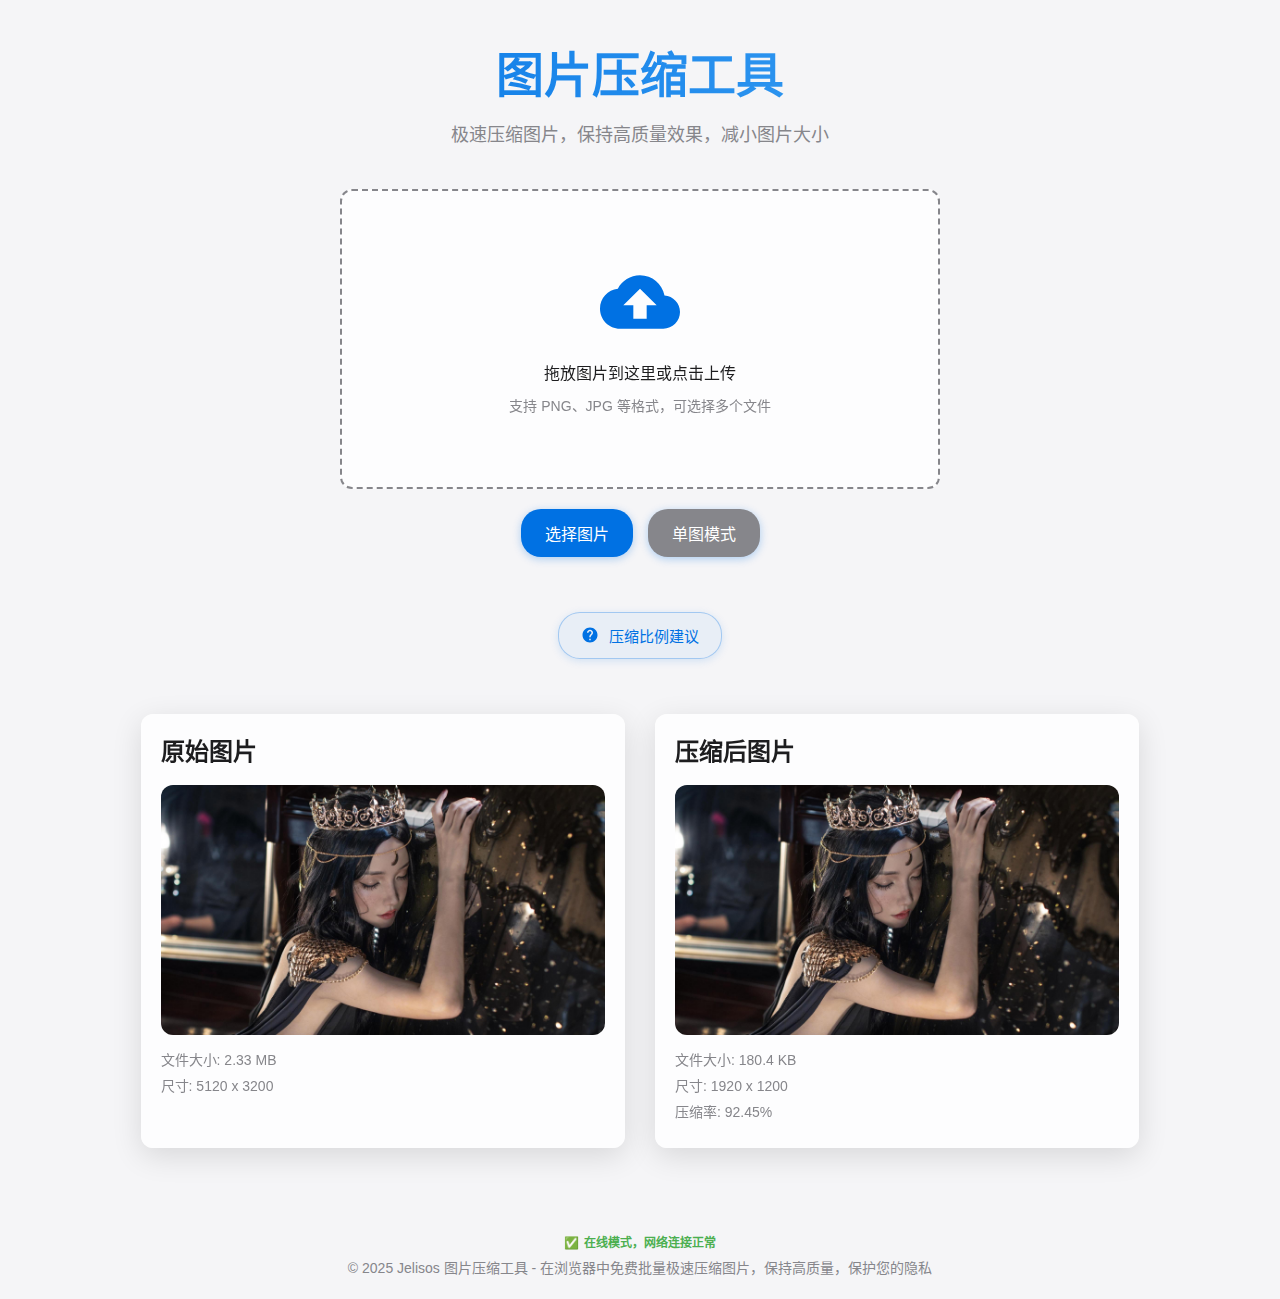
<file: index.html>
<!DOCTYPE html>
<html lang="zh-CN">
<head>
    <meta charset="UTF-8">
    <meta name="viewport" content="width=device-width, initial-scale=1.0">
    
    <!-- SEO 优化的标题 -->
    <title>Jelisos - 免费批量图片压缩工具 | 极速高质量压缩</title>
    
    <!-- 添加描述标签 -->
    <meta name="description" content="Jelisos 提供免费批量图片压缩服务，极速处理，保持高质量效果。在浏览器中压缩图片，保护隐私，无需上传至服务器。">
    
    <!-- 添加关键词标签 -->
    <meta name="keywords" content="Jelisos, 免费图片压缩, 批量图片处理, 极速压缩, 高质量压缩, 在线图片工具, 图片优化">
    
    <!-- 添加作者标签 -->
    <meta name="author" content="Jelisos">
    
    <!-- Open Graph 标签(社交媒体分享优化) -->
    <meta property="og:title" content="Jelisos - 免费批量图片压缩工具 | 极速高质量压缩">
    <meta property="og:description" content="Jelisos 提供免费批量图片压缩服务，极速处理，保持高质量效果。在浏览器中压缩图片，保护隐私。">
    <meta property="og:url" content="https://jelisos.github.io/image-compression-tool/">
    <meta property="og:type" content="website">
    
    <link rel="stylesheet" href="styles.css">
    <link rel="stylesheet" href="share.css">
    
    <!-- 添加网站图标 -->
    <link rel="icon" type="image/png" href="icons/favicon.png">
    <link rel="canonical" href="https://jelisos.github.io/image-compression-tool/">
    
    <!-- 添加Web App清单引用 -->
    <link rel="manifest" href="manifest.json">
    
    <!-- 添加iOS支持的元标签 -->
    <meta name="apple-mobile-web-app-capable" content="yes">
    <meta name="apple-mobile-web-app-status-bar-style" content="black">
    <meta name="apple-mobile-web-app-title" content="图片压缩">
    <link rel="apple-touch-icon" href="icons/icon-152x152.png">
    
    <!-- 添加Windows磁贴支持 -->
    <meta name="msapplication-TileImage" content="icons/icon-144x144.png">
    <meta name="msapplication-TileColor" content="#4a90e2">

    <!-- PWA相关元标签 -->
    <link rel="manifest" href="manifest.json">
    <meta name="theme-color" content="#4a90e2">
    <meta name="mobile-web-app-capable" content="yes">
    <meta name="apple-mobile-web-app-capable" content="yes">
    <meta name="apple-mobile-web-app-status-bar-style" content="black">
    <meta name="apple-mobile-web-app-title" content="图片压缩">
    <link rel="apple-touch-icon" href="./icons/icon-152x152.png">
    
    <!-- 关键 CSS（内联） -->
    <style>
        /* 这里放置关键路径 CSS，保持页面初始渲染不闪烁 */
        body {
            font-family: 'PingFang SC', 'Microsoft YaHei', sans-serif;
            background-color: #f5f7fa;
            margin: 0;
            padding: 0;
        }
        .container {
            max-width: 1200px;
            margin: 0 auto;
            padding: 20px;
        }
        .header {
            text-align: center;
            margin-bottom: 2rem;
        }
    </style>
    
    <!-- 预加载重要资源 -->
    <link rel="preload" href="styles.css" as="style">
    <link rel="preload" href="libs/browser-image-compression.min.js" as="script">
    
    <!-- 延迟加载非关键 CSS -->
    <link rel="stylesheet" href="styles.css" media="print" onload="this.media='all'">
    <link rel="stylesheet" href="share.css" media="print" onload="this.media='all'">
    
    <!-- 备用方案，确保 CSS 会被加载 -->
    <noscript>
        <link rel="stylesheet" href="styles.css">
        <link rel="stylesheet" href="share.css">
    </noscript>
    
    <!-- 网络状态监控脚本 -->
    <script src="network-status.js" defer></script>
    
    <!-- PWA浏览器兼容性增强脚本 -->
    <script src="pwa-browser-compatibility.js" defer></script>
</head>
<body>
    <div class="container">
        <!-- 顶部标题区域优化 -->
        <header class="header">
            <h1>图片压缩工具</h1>
            <p>极速压缩图片，保持高质量效果，减小图片大小</p>
        </header>



        <!-- 主要内容区域 -->
        <main class="main-content">
            <!-- 上传区域 -->
            <div class="upload-section" id="upload-section">
                <div class="upload-area" id="upload-area">
                    <svg class="upload-icon" id="upload-icon" width="80" height="80" viewBox="0 0 24 24">
                        <use xlink:href="#icon-upload"></use>
                    </svg>
                    <p>拖放图片到这里或点击上传</p>
                    <p class="upload-hint">支持 PNG、JPG 等格式，可选择多个文件</p>
                    <input type="file" id="file-input" accept="image/*" multiple hidden>
                </div>
                <div class="button-group">
                    <button class="upload-button" id="upload-button">选择图片</button>
                    <button class="upload-button batch-mode-button" id="batch-mode-toggle">单图模式</button>
                </div>
            </div>
            
            <!-- 压缩比例建议按钮 -->
            <div class="tips-button-container">
                <button class="tips-button" id="compression-tips-button">
                    <svg class="tips-icon" width="16" height="16" viewBox="0 0 24 24"><use xlink:href="#icon-tips"></use></svg>
                    压缩比例建议
                </button>
            </div>

            <!-- 图片预览和压缩区域 -->
            <div class="preview-section" id="preview-section" hidden>
                <!-- 原图预览 -->
                <div class="preview-container">
                    <h2>原始图片</h2>
                    <div class="image-preview">
                        <img id="original-image" src="placeholder-image.svg" data-src="https://jelisos.github.io/image-compression-tool/bgz02.jpg" alt="原始图片">
                    </div>
                    <div class="image-info">
                        <p>文件大小: <span id="original-size">2.33 MB</span></p>
                        <p>尺寸: <span id="original-dimensions">5120 x 3200</span></p>
                    </div>
                </div>

                <!-- 压缩图片预览 -->
                <div class="preview-container">
                    <h2>压缩后图片</h2>
                    <div class="image-preview">
                        <img id="compressed-image" src="placeholder-image.svg" data-src="https://jelisos.github.io/image-compression-tool/bgz02.jpg" alt="压缩后图片">
                    </div>
                    <div class="image-info">
                        <p>文件大小: <span id="compressed-size">180.4 KB</span></p>
                        <p>尺寸: <span id="compressed-dimensions">1920 x 1200</span></p>
                        <p>压缩率: <span id="compression-ratio">92.45%</span></p>
                    </div>
                </div>
            </div>

            <!-- 压缩控制区域 -->
            <div class="compression-controls" id="compression-controls" hidden>
                <div class="slider-container">
                    <label for="quality-slider">压缩质量:</label>
                    <input type="range" id="quality-slider" min="0" max="100" value="75" class="slider">
                    <span id="quality-value">75%</span>
                </div>
                <div class="buttons-container">
                    <button id="compress-button" class="primary-button">压缩图片</button>
                    <button id="download-button" class="secondary-button" disabled>下载压缩图片</button>
                    <button id="download-all-button" class="secondary-button" disabled>批量下载</button>
                    <button id="share-button" class="share-button" disabled>
                        <svg class="share-icon" width="18" height="18" viewBox="0 0 24 24">
                            <path d="M18 16.08c-.76 0-1.44.3-1.96.77L8.91 12.7c.05-.23.09-.46.09-.7s-.04-.47-.09-.7l7.05-4.11c.54.5 1.25.81 2.04.81 1.66 0 3-1.34 3-3s-1.34-3-3-3-3 1.34-3 3c0 .24.04.47.09.7L8.04 9.81C7.5 9.31 6.79 9 6 9c-1.66 0-3 1.34-3 3s1.34 3 3 3c.79 0 1.5-.31 2.04-.81l7.12 4.16c-.05.21-.08.43-.08.65 0 1.61 1.31 2.92 2.92 2.92 1.61 0 2.92-1.31 2.92-2.92s-1.31-2.92-2.92-2.92z"/>
                        </svg>
                        分享
                    </button>
                    <button id="reset-button" class="tertiary-button">重新上传</button>
                    <button id="manual-install-button" class="pwa-manual-install-button">
                        <svg width="20" height="20" viewBox="0 0 24 24" fill="currentColor">
                            <path d="M18 15v3H6v-3H4v3c0 1.1.9 2 2 2h12c1.1 0 2-.9 2-2v-3h-2zM12 3L7 8h4v8h2V8h4L12 3z"/>
                        </svg>
                        安装为应用
                    </button>
                </div>
            </div>
            
            <!-- 批量处理区域 -->
            <div class="batch-processing-section" id="batch-processing-section" hidden>
                <h2>批量处理队列</h2>
                <div class="batch-progress">
                    <div class="progress-bar-container">
                        <div class="progress-bar" id="batch-progress-bar"></div>
                    </div>
                    <div class="progress-info">
                        <span id="processed-count">0</span>/<span id="total-count">0</span> 已处理
                    </div>
                </div>
                <div class="batch-list" id="batch-list">
                    <!-- 批量处理的图片列表将在这里动态生成 -->
                </div>
            </div>
        </main>

        <!-- 压缩比例建议模态窗口 -->
        <div id="compression-tips-modal" class="modal">
            <div class="modal-content">
                <div class="modal-header">
                    <h2>压缩比例建议</h2>
                    <span class="close-modal">&times;</span>
                </div>
                <div class="modal-body">
                    <div class="tips-section">
                        <h3>照片类图片</h3>
                        <ul>
                            <li><strong>网站展示</strong>：60-80%质量，平衡视觉效果和加载速度</li>
                            <li><strong>社交媒体分享</strong>：70-85%质量，保持较好的视觉效果</li>
                            <li><strong>存档备份</strong>：85-95%质量，保留更多细节</li>
                        </ul>
                    </div>
                    
                    <div class="tips-section">
                        <h3>图表/UI元素</h3>
                        <ul>
                            <li><strong>简单图形和UI元素</strong>：50-70%质量，通常效果变化不明显</li>
                            <li><strong>复杂图表和信息图</strong>：75-85%质量，确保文字和细节清晰</li>
                        </ul>
                    </div>
                    
                    <div class="tips-section">
                        <h3>艺术作品/摄影作品</h3>
                        <ul>
                            <li><strong>作品展示</strong>：80-90%质量，保持艺术细节和色彩还原</li>
                            <li><strong>缩略图</strong>：40-60%质量，仅用于预览</li>
                        </ul>
                    </div>
                    
                    <div class="tips-section">
                        <h3>保真阈值指南</h3>
                        <ul>
                            <li><strong>75%质量</strong>：大多数场景下的推荐默认值，平衡文件大小和图片质量</li>
                            <li><strong>85%质量</strong>：高质量阈值，超过此值文件大小增加显著但质量提升不明显</li>
                            <li><strong>60%质量</strong>：可接受的最低阈值，低于此值图片质量通常会有明显下降</li>
                        </ul>
                    </div>
                    
                    <div class="tips-section">
                        <h3>优化建议</h3>
                        <ul>
                            <li>根据图片最终使用尺寸调整分辨率，再进行压缩效果更佳</li>
                            <li>对于需要透明背景的图片，优先选择PNG格式</li>
                            <li>对于照片类图片，优先选择JPG格式并适当压缩</li>
                            <li>压缩前备份原图，以便需要时重新处理</li>
                        </ul>
                    </div>
            <!-- 添加FAQ部分 -->
            <div class="faq-section">
                <h3>常见问题</h3>
                <details>
                    <summary>这款图片压缩工具：真的不需要联网也能用吗？</summary>
                    <p>真的，比24k黄金还真。</p>
                    &nbsp;
                </details>
                <details>
                    <summary>Jelisos图片压缩工具是否收费？</summary>
                    <p>Jelisos提供完全免费的图片压缩服务，您可以无限制使用，无需注册或付费。</p>
                    &nbsp;
                </details>
                <details>
                    <summary>如何批量压缩多张图片？</summary>
                    <p>切换到"批量模式"：点击"选择图片"按钮上传多张图片，即可同时处理多张图片并批量下载。</p>
                    &nbsp;
                </details>
                <details>
                    <summary>压缩速度和图片质量如何？</summary>
                    <p>Jelisos采用极速压缩算法，在快速处理的同时，通过质量滑块可灵活调整压缩比例，确保输出高质量图片。</p>
                    &nbsp;
                </details>
                <details>
                    <summary>我的图片会上传到服务器吗？</summary>
                    <p>不会。Jelisos是纯浏览器端应用，所有处理都在您的设备上完成，图片不会上传到任何服务器，保障您的隐私安全。</p>
                </details>
                    </div>
                </div>
            </div>
        </div>
        
        <!-- 分享模态窗口 -->
        <div id="share-modal" class="share-modal">
            <div class="share-modal-content">
                <div class="share-modal-header">
                    <h2>分享压缩后的图片</h2>
                    <span class="close-share-modal">&times;</span>
                </div>
                <div class="share-modal-body">
                    <div class="share-image-preview">
                        <img id="share-preview-image" src="https://jelisos.github.io/image-compression-tool/bgz02.jpg" alt="分享预览图">
                    </div>
                    
                    <h3>选择分享平台</h3>
                    <div class="share-platforms">
                        <!-- 国内社交平台 -->
                        <div id="wechat-share" class="share-platform">
                            <div class="platform-icon wechat">
                                <img src="icons/wechat.svg" alt="微信">
                            </div>
                            <div class="platform-name">微信</div>
                        </div>
                        <div id="weibo-share" class="share-platform">
                            <div class="platform-icon weibo">
                                <img src="icons/weibo.svg" alt="微博">
                            </div>
                            <div class="platform-name">微博</div>
                        </div>
                        <div id="qq-share" class="share-platform">
                            <div class="platform-icon qq">
                                <img src="icons/qq.svg" alt="QQ">
                            </div>
                            <div class="platform-name">QQ</div>
                        </div>
                        
                        <!-- 国外社交平台 -->
                        <div id="facebook-share" class="share-platform">
                            <div class="platform-icon facebook">
                                <img src="icons/facebook.svg" alt="Facebook">
                            </div>
                            <div class="platform-name">Facebook</div>
                        </div>
                        <div id="twitter-share" class="share-platform">
                            <div class="platform-icon twitter">
                                <img src="icons/twitter.svg" alt="Twitter">
                            </div>
                            <div class="platform-name">Twitter</div>
                        </div>
                        <div id="instagram-share" class="share-platform">
                            <div class="platform-icon instagram">
                                <img src="icons/instagram.svg" alt="Instagram">
                            </div>
                            <div class="platform-name">Instagram</div>
                        </div>
                    </div>
                    
                    <!-- 微信二维码区域 -->
                    <div id="wechat-qrcode-container" class="wechat-qrcode-container">
                        <div class="wechat-qrcode-title">微信扫码分享</div>
                        <div id="wechat-qrcode"></div>
                        <p class="qrcode-hint">打开微信扫一扫，将本站分享给好友</p>
                    </div>
                    
                    <div class="copy-link-section">
                        <h3>复制本站链接</h3>
                        <div class="copy-link-container">
                            <input type="text" id="copy-link-input" readonly>
                            <button id="copy-link-button" class="copy-button">复制</button>
                        </div>
                        <p id="copy-success-message" class="copy-success-message">链接已复制!</p>
                    </div>
                </div>
            </div>
        </div>
        
        <!-- 添加结构化数据 -->
        <script type="application/ld+json">
        {
          "@context": "https://schema.org",
          "@type": "WebApplication",
          "name": "Jelisos - 免费批量图片压缩工具",
          "description": "提供免费批量图片压缩服务，极速处理，保持高质量效果。在浏览器中压缩图片，保护隐私。",
          "url": "https://jelisos.github.io/image-compression-tool/",
          "applicationCategory": "UtilityApplication",
          "operatingSystem": "All",
          "offers": {
            "@type": "Offer",
            "price": "0",
            "priceCurrency": "CNY"
          }
        }
        </script>
    </div>

    <!-- SVG图标定义 -->
    <svg style="display: none;">
        <symbol id="icon-upload" viewBox="0 0 24 24">
            <path d="M19.35 10.04C18.67 6.59 15.64 4 12 4 9.11 4 6.6 5.64 5.35 8.04 2.34 8.36 0 10.91 0 14c0 3.31 2.69 6 6 6h13c2.76 0 5-2.24 5-5 0-2.64-2.05-4.78-4.65-4.96zM14 13v4h-4v-4H7l5-5 5 5h-3z"/>
        </symbol>
        <symbol id="icon-tips" viewBox="0 0 24 24">
            <path d="M12 2C6.48 2 2 6.48 2 12s4.48 10 10 10 10-4.48 10-10S17.52 2 12 2zm1 17h-2v-2h2v2zm2.07-7.75l-.9.92C13.45 12.9 13 13.5 13 15h-2v-.5c0-1.1.45-2.1 1.17-2.83l1.24-1.26c.37-.36.59-.86.59-1.41 0-1.1-.9-2-2-2s-2 .9-2 2H8c0-2.21 1.79-4 4-4s4 1.79 4 4c0 .88-.36 1.68-.93 2.25z"/>
        </symbol>
        <symbol id="icon-share" viewBox="0 0 24 24">
            <path d="M18 16.08c-.76 0-1.44.3-1.96.77L8.91 12.7c.05-.23.09-.46.09-.7s-.04-.47-.09-.7l7.05-4.11c.54.5 1.25.81 2.04.81 1.66 0 3-1.34 3-3s-1.34-3-3-3-3 1.34-3 3c0 .24.04.47.09.7L8.04 9.81C7.5 9.31 6.79 9 6 9c-1.66 0-3 1.34-3 3s1.34 3 3 3c.79 0 1.5-.31 2.04-.81l7.12 4.16c-.05.21-.08.43-.08.65 0 1.61 1.31 2.92 2.92 2.92 1.61 0 2.92-1.31 2.92-2.92s-1.31-2.92-2.92-2.92z"/>
        </symbol>
    </svg>

    <!-- 优化 JavaScript 加载 -->
    <script src="libs/browser-image-compression.min.js" defer></script>
    <script src="libs/jszip.min.js" defer></script>
    <script src="libs/FileSaver.min.js" defer></script>
    <script src="script.js" defer></script>
    <script src="share.js" defer></script>
    <!-- 通知功能已移除 -->
    <script src="pwa-buttons.js" defer></script>
    
    <!-- 注册服务工作线程 -->
    <script>
        if ('serviceWorker' in navigator) {
            window.addEventListener('load', () => {
                navigator.serviceWorker.register('service-worker.js')
                    .then(registration => {
                        console.log('Service Worker 注册成功，作用域：', registration.scope);
                    })
                    .catch(error => {
                        console.log('Service Worker 注册失败：', error);
                    });
            });
        }
    </script>

        <!-- 底部信息区域增加关键词 -->
        <footer class="footer">
            <p>© 2025 Jelisos 图片压缩工具 - 在浏览器中免费批量极速压缩图片，保持高质量，保护您的隐私</p>
            <script>
                var _hmt = _hmt || [];
                (function() {
                  var hm = document.createElement("script");
                  hm.src = "https://hm.baidu.com/hm.js?5e32de3acc33aa16839f18f512a2dd88";
                  var s = document.getElementsByTagName("script")[0]; 
                  s.parentNode.insertBefore(hm, s);
                })();
                </script>
        </footer>

    <!-- 添加PWA安装提示 -->
    <div id="pwa-install-container" class="pwa-install-container" hidden>
        <div class="pwa-install-prompt">
            <p>将Jelisos图片压缩工具添加到主屏幕，随时使用</p>
            <div class="pwa-install-buttons">
                <button id="pwa-install-button" class="pwa-install-yes">安装</button>
                <button id="pwa-install-cancel" class="pwa-install-no">暂不</button>
            </div>
        </div>
    </div>

    <!-- 加载脚本 -->
    <script>
        // 注意：PWA安装按钮功能已移至pwa-buttons.js文件中处理
        // 这里只处理弹窗式安装提示
        const pwaInstallContainer = document.getElementById('pwa-install-container');
        const pwaInstallButton = document.getElementById('pwa-install-button');
        const pwaInstallCancel = document.getElementById('pwa-install-cancel');
        
        // 隐藏安装提示的函数
        function hidePwaInstallPrompt() {
            if(pwaInstallContainer) {
                pwaInstallContainer.hidden = true;
            }
        }
        
        // 取消按钮事件
        if(pwaInstallCancel) {
            pwaInstallCancel.addEventListener('click', hidePwaInstallPrompt);
        }
        
        // 安装完成后隐藏提示
        window.addEventListener('appinstalled', (evt) => {
            console.log('应用已安装');
            hidePwaInstallPrompt();
        });
    </script>

    <!-- 在其他脚本之后引用 -->
    <script src="pwa-updater.js"></script>
    <script src="pwa-diagnostics.js"></script>
    <script src="huawei-browser-support.js"></script>

    <!-- 在页面底部添加这段调试代码 -->
    <script>
        console.log('PWA 检查开始...');
        
        // 检查 manifest.json
        fetch('manifest.json')
            .then(response => {
                if (response.ok) {
                    console.log('✅ manifest.json 加载成功');
                } else {
                    console.error('❌ manifest.json 加载失败');
                }
            })
            .catch(error => {
                console.error('❌ manifest.json 加载错误:', error);
            });
        
        // 检查 service worker 支持
        if ('serviceWorker' in navigator) {
            console.log('✅ 浏览器支持 Service Worker');
            // 尝试注册Service Worker
            navigator.serviceWorker.register('./service-worker.js', {scope: './'}) // 添加scope参数
                .then(function(registration) {
                    console.log('Service Worker注册成功，scope是: ', registration.scope);
                    
                    // 检查Service Worker状态
                    if (registration.installing) {
                        console.log('Service Worker正在安装');
                        const sw = registration.installing;
                        sw.addEventListener('statechange', function() {
                            console.log('Service Worker状态变化:', sw.state);
                        });
                    } else if (registration.waiting) {
                        console.log('Service Worker等待激活');
                    } else if (registration.active) {
                        console.log('Service Worker已激活');
                    }
                    
                    // 检查是否可以触发beforeinstallprompt事件
                    if (!window.deferredPrompt) {
                        console.log('等待beforeinstallprompt事件触发...');
                        // 尝试手动触发PWA安装条件检查
                        setTimeout(function() {
                            if (!window.deferredPrompt) {
                                console.log('30秒内未捕获到beforeinstallprompt事件，可能需要满足更多PWA安装条件');
                            }
                        }, 30000);
                    }
                })
                .catch(function(error) {
                    console.error('Service Worker 注册失败：', error);
                    // 尝试使用不同的scope重新注册
                    console.log('尝试使用不同的scope重新注册Service Worker...');
                    navigator.serviceWorker.register('./service-worker.js')
                        .then(reg => console.log('Service Worker使用默认scope注册成功:', reg.scope))
                        .catch(err => console.error('Service Worker使用默认scope注册仍然失败:', err));
                });
        } else {
            console.error('❌ 浏览器不支持 Service Worker');
        }
        
        // 检查安装事件
        window.addEventListener('beforeinstallprompt', (e) => {
            console.log('✅ beforeinstallprompt 事件触发');
        });
        
        // 检查显示模式
        if (window.matchMedia('(display-mode: standalone)').matches) {
            console.log('应用已经以 standalone 模式运行');
        }
    </script>
</body>
</html>
</file>
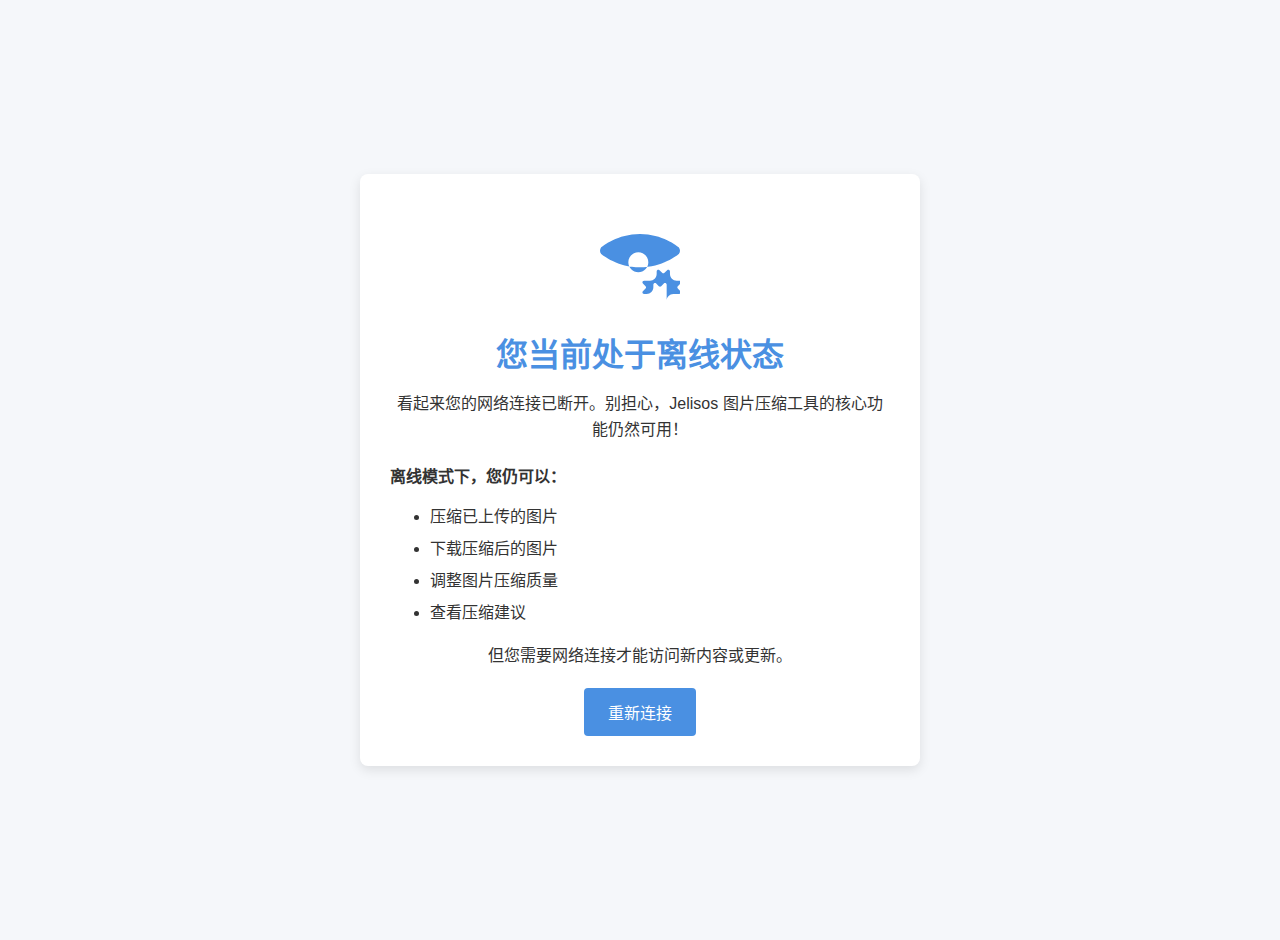
<file: app/offline.html>
<!DOCTYPE html>
<html lang="zh-CN">
<head>
    <meta charset="UTF-8">
    <meta name="viewport" content="width=device-width, initial-scale=1.0">
    <title>离线模式 - Jelisos 图片压缩工具</title>
    <style>
        body {
            font-family: 'PingFang SC', 'Microsoft YaHei', sans-serif;
            background-color: #f5f7fa;
            display: flex;
            flex-direction: column;
            align-items: center;
            justify-content: center;
            min-height: 100vh;
            margin: 0;
            padding: 20px;
            text-align: center;
            color: #333;
        }
        .offline-container {
            max-width: 500px;
            padding: 30px;
            background-color: white;
            border-radius: 8px;
            box-shadow: 0 4px 12px rgba(0, 0, 0, 0.1);
        }
        h1 {
            color: #4a90e2;
            margin-bottom: 16px;
        }
        p {
            line-height: 1.6;
            margin-bottom: 20px;
        }
        .icon-container {
            margin: 20px 0;
        }
        .retry-button {
            background-color: #4a90e2;
            color: white;
            border: none;
            padding: 12px 24px;
            border-radius: 4px;
            font-size: 16px;
            cursor: pointer;
            transition: background-color 0.3s;
        }
        .retry-button:hover {
            background-color: #357ad8;
        }
        .feature-list {
            text-align: left;
            margin: 20px 0;
        }
        .feature-list li {
            margin-bottom: 8px;
        }
    </style>
    <link rel="manifest" href="./manifest.json">
</head>
<body>
    <div class="offline-container">
        <div class="icon-container">
            <svg width="80" height="80" viewBox="0 0 24 24" fill="#4a90e2">
                <path d="M23.64 7c-.45-.34-4.93-4-11.64-4-6.72 0-11.19 3.66-11.64 4h-.01v.01C.13 7.35 0 7.66 0 8v.01c0 .34.13.65.36.98v.01c.45.34 4.93 4 11.64 4 6.71 0 11.19-3.66 11.64-4 .23-.33.36-.64.36-.98v-.01c0-.34-.13-.65-.36-.98V7zM11.5 14.5c-1.66 0-3-1.34-3-3s1.34-3 3-3 3 1.34 3 3-1.34 3-3 3zm8.5 4.5v-.79c0-.45-.54-.67-.85-.35l-.79.79c-.2.2-.51.2-.71 0l-.79-.79c-.31-.31-.85-.1-.85.35V19c0 1.1-.9 2-2 2h-.79c-.45 0-.67-.54-.35-.85l.79-.79c.2-.2.2-.51 0-.71l-.79-.79c-.31-.31-.1-.85.35-.85H15c1.1 0 2-.9 2-2v-.79c0-.45.54-.67.85-.35l.79.79c.2.2.51.2.71 0l.79-.79c.31-.31.85-.1.85.35V15c0 1.1.9 2 2 2h.79c.45 0 .67.54.35.85l-.79.79c-.2.2-.2.51 0 .71l.79.79c.31.31.1.85-.35.85H22c-1.1 0-2 .9-2 2z"/>
            </svg>
        </div>
        <h1>您当前处于离线状态</h1>
        <p>看起来您的网络连接已断开。别担心，Jelisos 图片压缩工具的核心功能仍然可用！</p>
        
        <div class="feature-list">
            <strong>离线模式下，您仍可以：</strong>
            <ul>
                <li>压缩已上传的图片</li>
                <li>下载压缩后的图片</li>
                <li>调整图片压缩质量</li>
                <li>查看压缩建议</li>
            </ul>
        </div>
        
        <p>但您需要网络连接才能访问新内容或更新。</p>
        
        <button class="retry-button" id="retry-button">重新连接</button>
    </div>

    <script>
        document.getElementById('retry-button').addEventListener('click', function() {
            window.location.reload();
        });
        
        // 监听网络状态
        window.addEventListener('online', function() {
            window.location.href = 'index.html';
        });
    </script>
</body>
</html>
</file>
<file: styles.css>
/* 全局样式 */
:root {
    --primary-color: #0071e3; /* 苹果蓝 */
    --secondary-color: #86868b; /* 苹果灰 */
    --background-color: #f5f5f7; /* 苹果背景色 */
    --card-background: rgba(255, 255, 255, 0.8); /* 半透明白色 */
    --border-radius: 12px; /* 圆角大小 */
    --shadow: 0 8px 30px rgba(0, 0, 0, 0.12); /* 阴影效果 */
    --transition: all 0.3s ease; /* 过渡动画 */
}

/* 定义加载状态时的鼠标样式 */
.loading {
    cursor: wait !important;
}

* {
    margin: 0;
    padding: 0;
    box-sizing: border-box;
    font-family: -apple-system, BlinkMacSystemFont, "San Francisco", "Helvetica Neue", Helvetica, Arial, sans-serif;
}

body {
    background-color: var(--background-color);
    color: #1d1d1f;
    line-height: 1.5;
    min-height: 100vh;
    display: flex;
    flex-direction: column;
}

/* 容器样式 */
.container {
    max-width: 1200px;
    margin: 0 auto;
    padding: 20px;
    display: flex;
    flex-direction: column;
    min-height: 100vh;
}

/* 顶部标题区域 */
.header {
    text-align: center;
    margin-bottom: 20px;
    padding: 20px;
}

.header h1 {
    font-size: 48px;
    font-weight: 600;
    margin-bottom: 10px;
    background: linear-gradient(90deg, #0071e3, #42a5f5);
    -webkit-background-clip: text;
    -webkit-text-fill-color: transparent;
    background-clip: text;
}

.header p {
    font-size: 18px;
    color: var(--secondary-color);
    max-width: 600px;
    margin: 0 auto;
}

/* 主要内容区域 */
.main-content {
    flex: 1;
    display: flex;
    flex-direction: column;
    gap: 30px;
}

/* 上传区域 */
.upload-section {
    display: flex;
    flex-direction: column;
    align-items: center;
    gap: 20px;
}

.button-group {
    display: flex;
    gap: 15px;
    flex-wrap: wrap;
    justify-content: center;
    width: 100%;
    max-width: 600px;
}

/* 压缩比例建议按钮容器 */
.tips-button-container {
    display: flex;
    justify-content: center;
    margin: 25px 0;
    width: 100%;
    position: relative;
    z-index: 5;
}

.upload-area {
    width: 100%;
    max-width: 600px;
    height: 300px;
    border: 2px dashed var(--secondary-color);
    border-radius: var(--border-radius);
    display: flex;
    flex-direction: column;
    justify-content: center;
    align-items: center;
    padding: 20px;
    text-align: center;
    background-color: var(--card-background);
    backdrop-filter: blur(10px);
    transition: var(--transition);
    cursor: pointer;
}

.upload-area:hover {
    border-color: var(--primary-color);
    transform: translateY(-5px);
}

.upload-icon {
    width: 80px;
    height: 80px;
    margin-bottom: 20px;
    fill: var(--primary-color);
}

.upload-hint {
    color: var(--secondary-color);
    font-size: 14px;
    margin-top: 10px;
}

.upload-button {
    background-color: var(--primary-color);
    color: white;
    border: none;
    border-radius: 20px;
    padding: 12px 24px;
    font-size: 16px;
    font-weight: 500;
    cursor: pointer;
    transition: var(--transition);
    box-shadow: 0 2px 8px rgba(0, 113, 227, 0.3);
}

.upload-button:hover {
    background-color: #0077ed;
    transform: translateY(-2px);
    box-shadow: 0 4px 12px rgba(0, 113, 227, 0.4);
}

/* 禁用状态的上传按钮 */
.upload-button.disabled {
    background-color: #cccccc;
    color: #888888;
    cursor: not-allowed;
    box-shadow: none;
    transform: none;
}

.upload-button.disabled:hover {
    background-color: #cccccc;
    transform: none;
    box-shadow: none;
}

/* 预览区域 */
.preview-section {
    display: flex;
    flex-wrap: wrap;
    gap: 30px;
    justify-content: center;
}

.preview-container {
    flex: 1;
    min-width: 300px;
    max-width: 500px;
    background-color: var(--card-background);
    border-radius: var(--border-radius);
    padding: 20px;
    box-shadow: var(--shadow);
    backdrop-filter: blur(10px);
    transition: var(--transition);
}

.preview-container:hover {
    transform: translateY(-5px);
    box-shadow: 0 12px 40px rgba(0, 0, 0, 0.15);
}

.preview-container h2 {
    font-size: 24px;
    margin-bottom: 15px;
    color: #1d1d1f;
    font-weight: 600;
}

.image-preview {
    width: 100%;
    height: 250px;
    border-radius: var(--border-radius);
    overflow: hidden;
    margin-bottom: 15px;
    display: flex;
    justify-content: center;
    align-items: center;
    background-color: #f0f0f0;
    background-repeat: no-repeat;
    background-position: center;
    background-size: 100px;
}

.image-preview img {
    max-width: 100%;
    max-height: 100%;
    object-fit: contain;
}

.image-info {
    font-size: 14px;
    color: var(--secondary-color);
}

.image-info p {
    margin-bottom: 5px;
}

/* 压缩控制区域 */
.compression-controls {
    background-color: var(--card-background);
    border-radius: var(--border-radius);
    padding: 25px;
    box-shadow: var(--shadow);
    backdrop-filter: blur(10px);
    max-width: 800px;
    margin: 0 auto;
    width: 100%;
}

.slider-container {
    display: flex;
    align-items: center;
    gap: 20px;
    margin-bottom: 25px;
    padding: 15px 20px;
    background: rgba(255,255,255,0.7);
    border-radius: var(--border-radius);
    backdrop-filter: blur(8px);
    box-shadow: 0 2px 8px rgba(0,0,0,0.05);
    transition: var(--transition);
}

.slider-container:hover {
    background: rgba(255,255,255,0.8);
    box-shadow: 0 4px 12px rgba(0,0,0,0.08);
}

.slider-container label {
    min-width: 50px;
    font-weight: 600;
    font-size: 15px;
    color: #1d1d1f;
    letter-spacing: -0.2px;
    text-shadow: 0 1px 1px rgba(255,255,255,0.8);
}

.slider {
    flex: 1;
    -webkit-appearance: none;
    height: 8px;
    background: linear-gradient(90deg, var(--primary-color) 0%, #42a5f5 100%);
    border-radius: 4px;
    outline: none;
    box-shadow: inset 0 1px 3px rgba(0,0,0,0.2);
    cursor: pointer;
}

.slider::-webkit-slider-thumb {
    -webkit-appearance: none;
    appearance: none;
    width: 24px;
    height: 24px;
    border-radius: 50%;
    background: linear-gradient(135deg, #ffffff 0%, #f5f5f5 100%);
    cursor: pointer;
    transition: var(--transition);
    border: 2px solid var(--primary-color);
    box-shadow: 0 2px 6px rgba(0,113,227,0.3);
}

.slider::-webkit-slider-thumb:hover {
    transform: scale(1.15);
    box-shadow: 0 3px 8px rgba(0,113,227,0.4);
    background: linear-gradient(135deg, #ffffff 0%, #f0f0f0 100%);
}

.slider::-webkit-slider-thumb:active {
    transform: scale(1.1);
    box-shadow: 0 1px 4px rgba(0,113,227,0.4);
    background: linear-gradient(135deg, #f8f8f8 0%, #eeeeee 100%);
}

/* 移动端优化 */
@media (hover: none) and (pointer: coarse) {
    .slider::-webkit-slider-thumb {
        width: 28px;
        height: 28px;
    }
    
    .slider {
        height: 10px;
    }
}

.buttons-container {
    display: flex;
    gap: 15px;
    flex-wrap: wrap;
    justify-content: center;
}

.primary-button, .secondary-button, .tertiary-button {
    padding: 12px 24px;
    border-radius: 20px;
    font-size: 16px;
    font-weight: 500;
    cursor: pointer;
    transition: var(--transition);
    border: none;
}

.primary-button {
    background-color: var(--primary-color);
    color: white;
    box-shadow: 0 2px 8px rgba(0, 113, 227, 0.3);
}

.primary-button:hover {
    background-color: #0077ed;
    transform: translateY(-2px);
    box-shadow: 0 4px 12px rgba(0, 113, 227, 0.4);
}

.secondary-button {
    background-color: #e8e8ed;
    color: #1d1d1f;
}

.secondary-button:hover:not(:disabled) {
    background-color: #d1d1d6;
    transform: translateY(-2px);
}

.secondary-button:disabled {
    opacity: 0.5;
    cursor: not-allowed;
}

.tertiary-button {
    background-color: transparent;
    color: var(--primary-color);
    border: 1px solid var(--primary-color);
}

.tertiary-button:hover {
    background-color: rgba(0, 113, 227, 0.1);
    transform: translateY(-2px);
}

/* 批量模式按钮 */
.batch-mode-button {
    background-color: var(--secondary-color);
}

.batch-mode-button.active {
    background-color: var(--primary-color);
}

/* 底部区域 */
.footer {
    text-align: center;
    padding: 20px;
    color: var(--secondary-color);
    font-size: 14px;
    margin-top: 40px;
}

/* 响应式设计 */
@media (max-width: 768px) {
    body, html {
        overflow-x: hidden; /* 防止水平滚动 */
        width: 100%;
        position: relative;
    }
    
    .container {
        padding: 15px 10px;
        width: 100%;
        max-width: 100%;
        overflow-x: hidden;
    }
    
    .header h1 {
        font-size: 36px;
    }
    
    .preview-section {
        flex-direction: column;
        align-items: center;
    }
    
    .preview-container {
        width: 100%;
    }
    
    .buttons-container {
        flex-direction: column;
        width: 100%;
    }
    
    .primary-button, .secondary-button, .tertiary-button, .share-button {
        width: 100%;
    }
    
    /* 批量处理区域移动端适配 */
    .batch-processing-section {
        padding: 15px 10px;
        width: 100%;
        max-width: 100%;
        overflow-x: hidden;
        box-sizing: border-box;
    }
    
    .batch-progress {
        margin: 15px 0;
        width: 100%;
    }
    
    .batch-item {
        flex-direction: column;
        align-items: flex-start;
        padding: 12px 10px;
        gap: 5px;
        width: 100%;
        box-sizing: border-box;
    }
    
    .batch-filename {
        flex: none;
        width: 100%;
        font-size: 14px;
        padding-right: 0;
        margin-bottom: 5px;
    }
    
    .batch-size {
        flex: none;
        width: auto;
        text-align: left;
        font-size: 12px;
        color: var(--secondary-color);
    }
    
    .batch-status {
        flex: none;
        width: 100%;
        text-align: left;
        font-size: 13px;
        margin-top: 5px;
    }
    
    .progress-info {
        font-size: 13px;
    }
}

/* 移动设备批量上传提示样式 */
.mobile-batch-hint {
    display: flex;
    align-items: flex-start;
    background-color: rgba(0, 113, 227, 0.05);
    border-radius: 10px;
    padding: 12px;
    margin-top: 15px;
    border: 1px solid rgba(0, 113, 227, 0.2);
    box-shadow: 0 2px 8px rgba(0, 113, 227, 0.1);
    width: 100%;
    max-width: 100%;
    overflow: hidden;
}

.hint-icon {
    flex-shrink: 0;
    color: var(--primary-color);
    margin-right: 12px;
    margin-top: 2px;
}

.hint-content {
    flex: 1;
}

.hint-title {
    font-weight: 600;
    color: var(--primary-color);
    margin-bottom: 6px;
    font-size: 14px;
}

.hint-list {
    list-style: none;
    padding: 0;
    margin: 0;
}

.hint-list li {
    position: relative;
    padding-left: 12px;
    margin-bottom: 4px;
    font-size: 13px;
    line-height: 1.4;
    color: #333;
}

.hint-list li:before {
    content: '•';
    position: absolute;
    left: 0;
    color: var(--primary-color);
}

/* 更小屏幕设备的响应式设计 */
@media (max-width: 480px) {
    .header h1 {
        font-size: 28px;
    }
    
    .header p {
        font-size: 14px;
    }
    
    .upload-area {
        height: 200px;
        padding: 15px;
    }
    
    .upload-icon {
        width: 60px;
        height: 60px;
        margin-bottom: 10px;
    }
    
    .batch-processing-section h2 {
        font-size: 20px;
        text-align: center;
    }
    
    .batch-list {
        max-height: 300px;
        border-radius: 8px;
    }
    
    .batch-item {
        padding: 10px 8px;
    }
    
    .batch-filename {
        font-size: 13px;
    }
    
    .batch-size, .batch-status {
        font-size: 11px;
    }
    
    .progress-bar-container {
        height: 8px;
    }
    
    .slider-container {
        flex-direction: column;
        align-items: flex-start;
        gap: 10px;
    }
    
    .slider-container label {
        margin-bottom: 5px;
    }
    
    .slider {
        width: 100%;
    }
    
    .tips-button {
        padding: 10px 16px;
        font-size: 13px;
    }
}

/* 动画效果 */
@keyframes fadeIn {
    from { opacity: 0; transform: translateY(20px); }
    to { opacity: 1; transform: translateY(0); }
}

.preview-section, .compression-controls {
    animation: fadeIn 0.5s ease-out;
}

/* 拖放效果 */
.upload-area.drag-over {
    border-color: var(--primary-color);
    background-color: rgba(0, 113, 227, 0.05);
    transform: scale(1.02);
}

/* 上传图标样式 */
#upload-icon {
    width: 80px;
    height: 80px;
    fill: var(--primary-color);
}

/* 压缩比例建议按钮 */
.tips-button {
    display: flex;
    align-items: center;
    justify-content: center;
    gap: 10px;
    background-color: rgba(0, 113, 227, 0.05);
    color: var(--primary-color);
    border: 1px solid rgba(0, 113, 227, 0.3);
    border-radius: 22px;
    padding: 12px 22px;
    font-size: 15px;
    font-weight: 500;
    cursor: pointer;
    transition: var(--transition);
    box-shadow: 0 2px 8px rgba(0, 113, 227, 0.15);
    position: relative;
    overflow: hidden;
}

.tips-button:before {
    content: '';
    position: absolute;
    top: 0;
    left: -100%;
    width: 100%;
    height: 100%;
    background: linear-gradient(90deg, transparent, rgba(255, 255, 255, 0.2), transparent);
    transition: all 0.6s ease;
}

.tips-button:hover {
    background-color: rgba(0, 113, 227, 0.1);
    transform: translateY(-3px);
    box-shadow: 0 4px 12px rgba(0, 113, 227, 0.25);
    border-color: rgba(0, 113, 227, 0.5);
}

.tips-button:hover:before {
    left: 100%;
}

.tips-icon {
    fill: var(--primary-color);
    width: 18px;
    height: 18px;
    transition: var(--transition);
    position: relative;
    top: -1px;
}

.tips-button:hover .tips-icon {
    transform: scale(1.1);
}

/* 模态窗口样式 */
.modal {
    display: none;
    position: fixed;
    top: 0;
    left: 0;
    width: 100%;
    height: 100%;
    background-color: rgba(0, 0, 0, 0.5);
    z-index: 1000;
    overflow-y: auto;
    backdrop-filter: blur(5px);
    animation: fadeIn 0.3s ease-out;
}

/* 批量处理区域 */
.batch-processing-section {
    width: 100%;
    max-width: 1200px;
    margin: 0 auto;
    padding: 20px;
    background-color: var(--card-background);
    border-radius: var(--border-radius);
    box-shadow: var(--card-shadow);
    backdrop-filter: blur(10px);
}

.batch-progress {
    margin: 20px 0;
}

.progress-bar-container {
    width: 100%;
    height: 10px;
    background-color: var(--background-secondary);
    border-radius: 5px;
    overflow: hidden;
    margin-bottom: 10px;
}

.progress-bar {
    height: 100%;
    background-color: var(--primary-color);
    width: 0%;
    transition: width 0.3s ease;
}

.progress-info {
    text-align: center;
    font-size: 14px;
    color: var(--text-secondary);
}

.batch-list {
    max-height: 400px;
    overflow-y: auto;
    margin-top: 20px;
    border: 1px solid var(--border-color);
    border-radius: var(--border-radius);
}

.batch-item {
    display: flex;
    justify-content: space-between;
    align-items: center;
    padding: 10px 15px;
    border-bottom: 1px solid var(--border-color);
    transition: background-color 0.3s ease;
}

.batch-item:last-child {
    border-bottom: none;
}

.batch-item.processing {
    background-color: rgba(0, 123, 255, 0.1);
}

.batch-item.completed {
    background-color: rgba(0, 200, 0, 0.1);
}

.batch-item.failed {
    background-color: rgba(255, 0, 0, 0.1);
}

.batch-filename {
    flex: 2;
    white-space: nowrap;
    overflow: hidden;
    text-overflow: ellipsis;
    padding-right: 10px;
}

.batch-size {
    flex: 1;
    text-align: center;
}

.batch-status {
    flex: 2;
    text-align: right;
}

.modal-content {
    position: relative;
    background-color: var(--card-background);
    margin: 50px auto;
    padding: 0;
    width: 90%;
    max-width: 800px;
    border-radius: var(--border-radius);
    box-shadow: var(--shadow);
    backdrop-filter: blur(20px);
    overflow: hidden;
    animation: slideIn 0.4s ease-out;
}

.modal-header {
    display: flex;
    justify-content: space-between;
    align-items: center;
    padding: 20px 25px;
    background: linear-gradient(90deg, #0071e3, #42a5f5);
    color: white;
}

.modal-header h2 {
    margin: 0;
    font-size: 24px;
    font-weight: 600;
}

.close-modal {
    color: white;
    font-size: 28px;
    font-weight: bold;
    cursor: pointer;
    transition: var(--transition);
}

.close-modal:hover {
    transform: scale(1.2);
}

.modal-body {
    padding: 25px;
    max-height: 70vh;
    overflow-y: auto;
}

.tips-section {
    margin-bottom: 25px;
}

.tips-section h3 {
    font-size: 20px;
    margin-bottom: 15px;
    color: #1d1d1f;
    font-weight: 600;
    border-left: 4px solid var(--primary-color);
    padding-left: 10px;
}

.tips-section ul {
    list-style-type: none;
    padding-left: 15px;
}

.tips-section li {
    margin-bottom: 10px;
    position: relative;
    padding-left: 20px;
}

.tips-section li:before {
    content: '';
    position: absolute;
    left: 0;
    top: 8px;
    width: 8px;
    height: 8px;
    background-color: var(--primary-color);
    border-radius: 50%;
}

@keyframes slideIn {
    from { transform: translateY(-50px); opacity: 0; }
    to { transform: translateY(0); opacity: 1; }
}

/* 添加分享按钮到按钮容器样式 */
.buttons-container {
    display: flex;
    gap: 15px;
    flex-wrap: wrap;
    justify-content: center;
}

/* 确保分享按钮与其他按钮一致的样式 */
.share-button {
    padding: 12px 24px;
    border-radius: 20px;
    font-size: 16px;
    font-weight: 500;
    cursor: pointer;
    transition: var(--transition);
    border: none;
    background-color: rgba(0, 113, 227, 0.05);
    color: var(--primary-color);
    border: 1px solid rgba(0, 113, 227, 0.3);
    display: flex;
    align-items: center;
    justify-content: center;
    gap: 8px;
}

.share-button:hover:not(:disabled) {
    background-color: rgba(0, 113, 227, 0.1);
    transform: translateY(-2px);
}

.share-button:disabled {
    opacity: 0.5;
    cursor: not-allowed;
}

/* 移动端响应式调整 */
@media (max-width: 768px) {
    .buttons-container {
        flex-direction: column;
        width: 100%;
    }
    
    .primary-button, .secondary-button, .tertiary-button, .share-button {
        width: 100%;
    }
}

/* 通知按钮样式已移除 */

/* PWA 安装按钮样式 */
.pwa-install-button-container {
    display: flex;
    justify-content: center;
    margin: 10px 0;
}

.pwa-manual-install-button {
    display: flex;
    align-items: center;
    justify-content: center;
    gap: 8px;
    background-color: #4a90e2;
    color: white;
    border: none;
    padding: 10px 16px;
    border-radius: 20px;
    font-size: 14px;
    cursor: pointer;
    transition: all 0.3s ease;
    width: auto;
    min-width: 140px;
}

.pwa-manual-install-button:hover {
    background-color: #357ad8;
    transform: translateY(-2px);
    box-shadow: 0 4px 8px rgba(0, 0, 0, 0.15);
}

.pwa-manual-install-button svg {
    margin-right: 5px;
}

/* 移动端PWA按钮适配 */
@media (max-width: 480px) {
    .pwa-manual-install-button {
        font-size: 13px;
        padding: 8px 12px;
        width: 100%;
        margin-top: 10px;
    }
    
    .buttons-container {
        gap: 10px;
    }
}

/* 在PWA已安装的环境中隐藏按钮 */
@media (display-mode: standalone) {
    .pwa-install-button-container {
        display: none;
    }
}

/* PWA 安装提示样式 */
.pwa-install-container {
    position: fixed;
    bottom: 20px;
    left: 50%;
    transform: translateX(-50%);
    z-index: 1000;
    width: 90%;
    max-width: 480px;
    background-color: #fff;
    border-radius: 8px;
    box-shadow: 0 4px 12px rgba(0, 0, 0, 0.15);
    padding: 0;
    overflow: hidden;
    animation: slideUp 0.3s ease-out;
}

@keyframes slideUp {
    from {
        transform: translate(-50%, 100%);
        opacity: 0;
    }
    to {
        transform: translate(-50%, 0);
        opacity: 1;
    }
}

.pwa-install-prompt {
    padding: 16px;
}

.pwa-install-prompt p {
    margin: 0 0 16px 0;
    font-size: 16px;
    color: #333;
    text-align: center;
}

.pwa-install-buttons {
    display: flex;
    justify-content: center;
    gap: 12px;
}

.pwa-install-yes {
    background-color: #4a90e2;
    color: white;
    border: none;
    padding: 8px 20px;
    border-radius: 4px;
    font-size: 14px;
    cursor: pointer;
    transition: background-color 0.3s;
}

.pwa-install-yes:hover {
    background-color: #357ad8;
}

.pwa-install-no {
    background-color: #f5f7fa;
    color: #666;
    border: 1px solid #ddd;
    padding: 8px 20px;
    border-radius: 4px;
    font-size: 14px;
    cursor: pointer;
    transition: background-color 0.3s;
}

.pwa-install-no:hover {
    background-color: #e8e8e8;
}

/* 网络状态指示器样式 */
#network-status {
  width: 100%;
  text-align: center;
  padding: 8px 0;
  font-size: 14px;
  font-weight: bold;
  margin-bottom: 15px;
  color: #4CAF50;
}

/* 离线模式指示器 */
.offline-indicator {
  display: inline-block;
  padding: 4px 8px;
  background-color: #ff9800;
  color: white;
  border-radius: 4px;
  font-size: 12px;
  margin-left: 8px;
  vertical-align: middle;
}

/* PWA已安装时的样式调整 */
@media (display-mode: standalone) {
  /* 隐藏某些仅在浏览器中显示的元素 */
  .browser-only {
    display: none !important;
  }
  
  /* 应用模式下的特殊样式 */
  body {
    padding-top: env(safe-area-inset-top);
    padding-bottom: env(safe-area-inset-bottom);
    padding-left: env(safe-area-inset-left);
    padding-right: env(safe-area-inset-right);
  }
  
  /* 为安装后的PWA提供更多空间 */
  .container {
    max-width: 100%;
  }
}

/* 更新提示样式 */
.update-toast {
  position: fixed;
  top: 20px;
  left: 50%;
  transform: translateX(-50%);
  background-color: #4a90e2;
  color: white;
  padding: 12px 20px;
  border-radius: 4px;
  box-shadow: 0 4px 12px rgba(0, 0, 0, 0.15);
  z-index: 2000;
  display: flex;
  align-items: center;
  justify-content: space-between;
  max-width: 90%;
  width: 320px;
}

.update-toast button {
  background-color: white;
  color: #4a90e2;
  border: none;
  padding: 6px 12px;
  border-radius: 4px;
  margin-left: 12px;
  cursor: pointer;
  font-weight: bold;
}
</file>
<file: share.css>
/* 分享功能样式 - 精简版 */
:root {
    --share-primary: #0071e3;
    --share-background: rgba(255, 255, 255, 0.95);
    --share-shadow: 0 8px 30px rgba(0, 0, 0, 0.15);
    --share-border-radius: 12px;
    --share-transition: all 0.3s ease;
}

/* 分享按钮样式 */
.share-button {
    display: flex;
    align-items: center;
    justify-content: center;
    gap: 10px;
    background-color: rgba(0, 113, 227, 0.05);
    color: var(--share-primary);
    border: 1px solid rgba(0, 113, 227, 0.3);
    border-radius: 22px;
    padding: 12px 22px;
    font-size: 15px;
    font-weight: 500;
    cursor: pointer;
    transition: var(--share-transition);
}

.share-button:hover {
    background-color: rgba(0, 113, 227, 0.1);
    transform: translateY(-2px);
    box-shadow: 0 4px 12px rgba(0, 113, 227, 0.2);
}

.share-icon {
    fill: var(--share-primary);
    width: 18px;
    height: 18px;
}

/* 分享模态窗口 */
.share-modal {
    display: none;
    position: fixed;
    top: 0;
    left: 0;
    width: 100%;
    height: 100%;
    background-color: rgba(0, 0, 0, 0.5);
    z-index: 1000;
    overflow-y: auto;
}

.share-modal-content {
    background-color: var(--share-background);
    margin: 50px auto;
    width: 90%;
    max-width: 500px;
    border-radius: var(--share-border-radius);
    box-shadow: var(--share-shadow);
    overflow: hidden;
}

.share-modal-header {
    display: flex;
    justify-content: space-between;
    align-items: center;
    padding: 15px 20px;
    background: linear-gradient(90deg, #0071e3, #42a5f5);
    color: white;
}

.share-modal-header h2 {
    margin: 0;
    font-size: 20px;
    font-weight: 600;
}

.close-share-modal {
    color: white;
    font-size: 24px;
    font-weight: bold;
    cursor: pointer;
}

.share-modal-body {
    padding: 20px;
}

/* 分享平台列表 */
.share-platforms {
    display: grid;
    grid-template-columns: repeat(3, 1fr);
    gap: 15px;
    margin-top: 15px;
    margin-bottom: 20px;
}

.share-platform {
    display: flex;
    flex-direction: column;
    align-items: center;
    padding: 12px 8px;
    border-radius: 8px;
    cursor: pointer;
    transition: var(--share-transition);
}

.share-platform:hover {
    background-color: rgba(0, 113, 227, 0.1);
    transform: translateY(-2px);
}

.platform-icon {
    width: 44px;
    height: 44px;
    margin-bottom: 8px;
    border-radius: 50%;
    display: flex;
    align-items: center;
    justify-content: center;
}

.platform-icon img {
    width: 24px;
    height: 24px;
}

.platform-name {
    font-size: 13px;
    text-align: center;
}

/* 平台图标背景色 */
.platform-icon.wechat { background-color: #07C160; }
.platform-icon.weibo { background-color: #E6162D; }
.platform-icon.qq { background-color: #12B7F5; }
.platform-icon.facebook { background-color: #1877F2; }
.platform-icon.twitter { background-color: #1DA1F2; }
.platform-icon.instagram { background-color: #C13584; }

/* 微信二维码区域 */
.wechat-qrcode-container {
    margin: 15px 0;
    padding: 15px;
    background-color: #f5f5f5;
    border-radius: 8px;
    text-align: center;
    display: none;
}

.wechat-qrcode-title {
    font-size: 15px;
    margin-bottom: 10px;
}

#wechat-qrcode {
    display: inline-block;
    margin: 0 auto;
    background-color: white;
    padding: 8px;
    border-radius: 4px;
}

.qrcode-hint {
    margin-top: 8px;
    font-size: 13px;
    color: #666;
}

.qrcode-fallback {
    padding: 20px;
    background: #fff;
    border: 1px dashed #ddd;
    color: #666;
}

/* 复制链接部分 */
.copy-link-section {
    margin-top: 20px;
}

.copy-link-container {
    display: flex;
    margin-top: 10px;
}

#copy-link-input {
    flex: 1;
    padding: 10px 12px;
    border: 1px solid #ddd;
    border-radius: 4px 0 0 4px;
    font-size: 14px;
}

.copy-button {
    padding: 10px 15px;
    background-color: var(--share-primary);
    color: white;
    border: none;
    border-radius: 0 4px 4px 0;
    cursor: pointer;
    font-weight: 500;
}

.copy-success-message {
    color: #4CAF50;
    font-size: 14px;
    margin-top: 8px;
    display: none;
}

/* 分享图片预览 */
.share-image-preview {
    margin-bottom: 15px;
    text-align: center;
}

#share-preview-image {
    max-width: 100%;
    max-height: 180px;
    border-radius: 6px;
    box-shadow: 0 2px 8px rgba(0, 0, 0, 0.1);
}

/* 移动端适配 */
@media (max-width: 480px) {
    .share-modal-content {
        margin: 30px auto;
        width: 95%;
    }
    
    .share-platforms {
        gap: 10px;
    }
    
    .platform-icon {
        width: 38px;
        height: 38px;
    }
    
    .platform-name {
        font-size: 12px;
    }
    
    .share-modal-body {
        padding: 15px;
    }
    
    .copy-link-container {
        flex-direction: column;
    }
    
    #copy-link-input {
        border-radius: 4px 4px 0 0;
    }
    
    .copy-button {
        border-radius: 0 0 4px 4px;
    }
}
</file>
